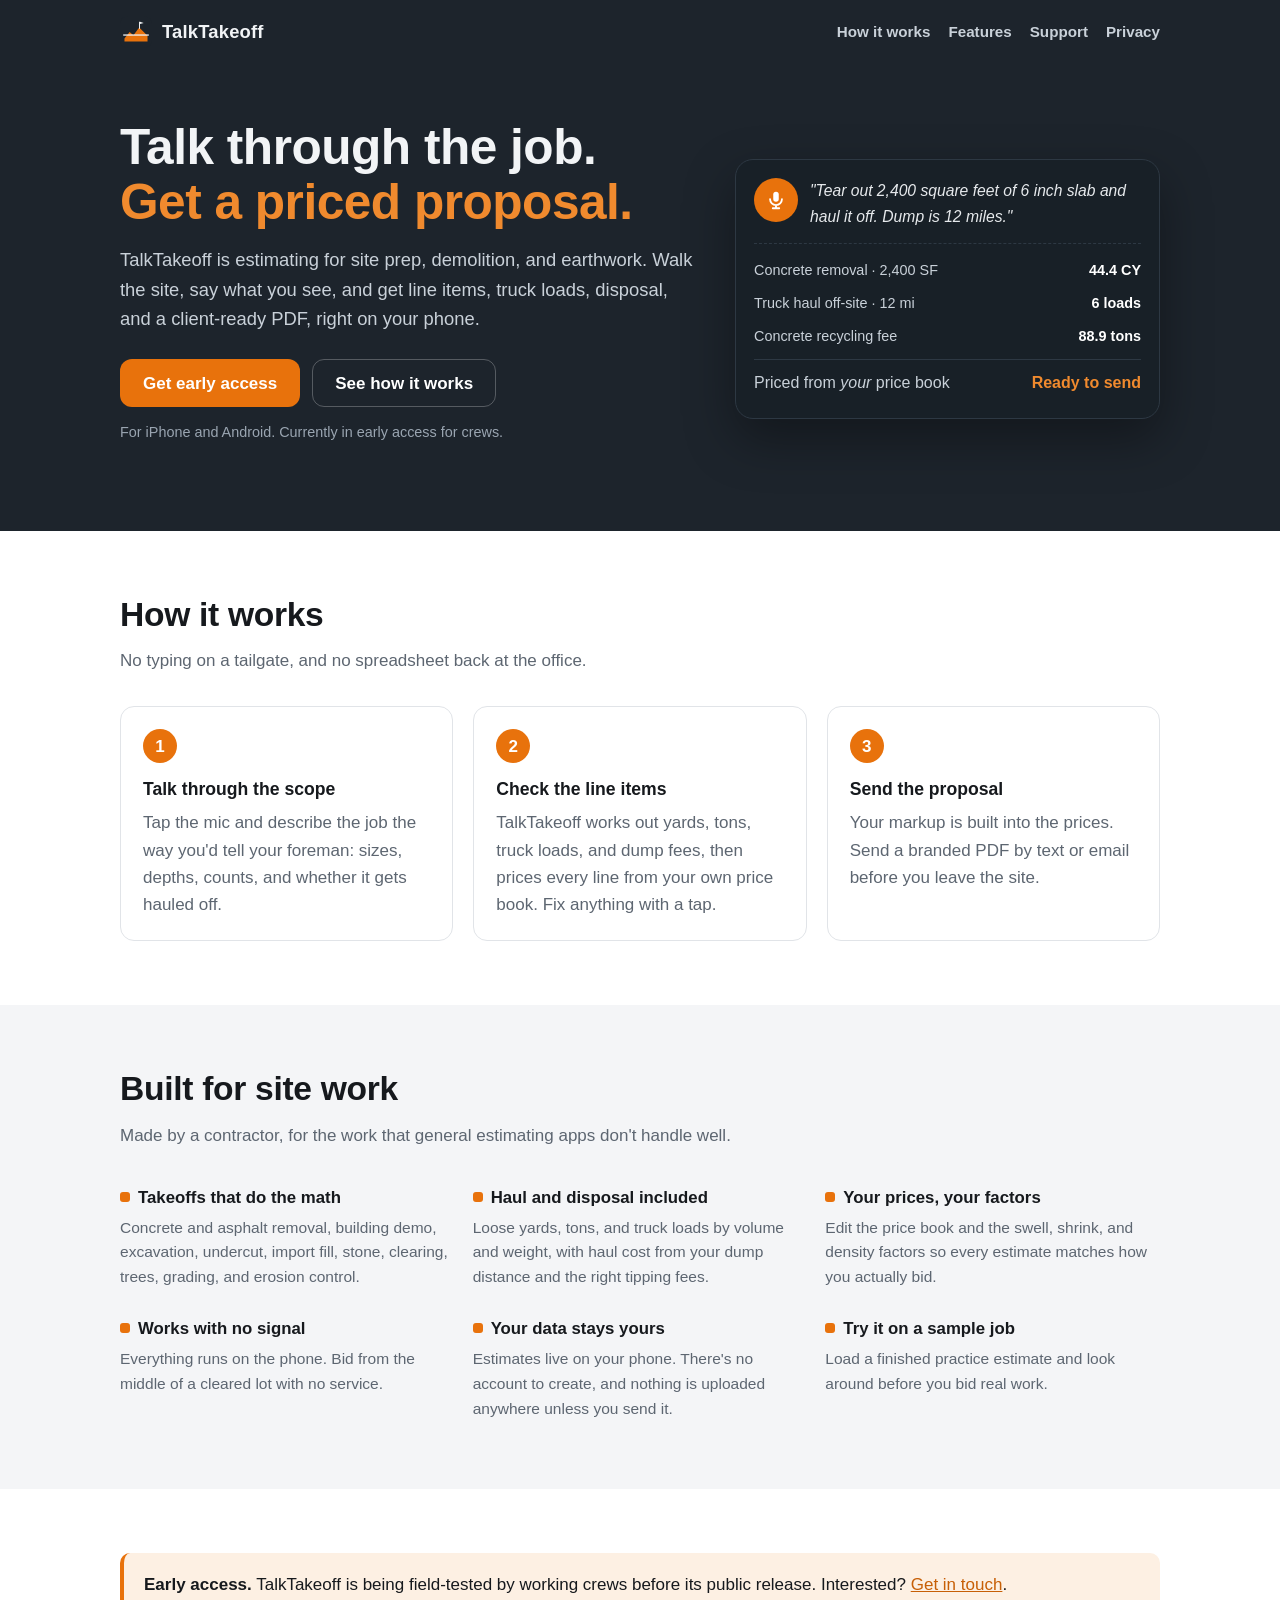
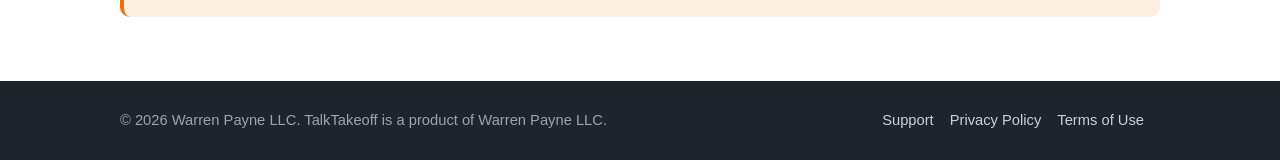
<file: index.html>
<!doctype html>
<html lang="en">
<head>
<meta charset="utf-8" />
<meta name="viewport" content="width=device-width, initial-scale=1" />
<title>TalkTakeoff: talk through the job, get a priced proposal</title>
<meta name="description" content="TalkTakeoff turns spoken job scope into priced line items, truck loads, and a client-ready proposal for site prep, demolition, and earthwork contractors. Works offline on iPhone and Android." />
<meta name="theme-color" content="#1d242c" />
<link rel="icon" href="/img/icon.svg" type="image/svg+xml" />
<link rel="icon" href="/img/icon-192.png" sizes="192x192" type="image/png" />
<link rel="apple-touch-icon" href="/img/apple-touch-icon.png" />
<link rel="canonical" href="https://talktakeoff.com/" />
<meta property="og:title" content="TalkTakeoff" />
<meta property="og:description" content="Talk through the job, get a priced proposal. Estimating for site prep, demolition, and earthwork." />
<meta property="og:type" content="website" />
<meta property="og:url" content="https://talktakeoff.com/" />
<link rel="stylesheet" href="/styles.css" />
</head>
<body>
<header class="site-head">
  <div class="wrap">
    <a class="brand" href="/"><img src="/img/icon.svg" alt="" width="32" height="32" />TalkTakeoff</a>
    <nav class="nav" aria-label="Main">
      <a href="/#how" >How it works</a>
      <a href="/#features">Features</a>
      <a href="/support.html">Support</a>
      <a href="/privacy.html">Privacy</a>
    </nav>
  </div>
</header>

<main>
  <div class="hero">
    <div class="wrap">
      <div>
        <h1>Talk through the job.<br /><span>Get a priced proposal.</span></h1>
        <p class="lead">TalkTakeoff is estimating for site prep, demolition, and earthwork. Walk the site, say what you see, and get line items, truck loads, disposal, and a client-ready PDF, right on your phone.</p>
        <div class="cta">
          <a class="btn primary" href="/support.html#early-access">Get early access</a>
          <a class="btn ghost" href="/#how">See how it works</a>
        </div>
        <p class="badge-note">For iPhone and Android. Currently in early access for crews.</p>
      </div>
      <div class="demo" aria-label="Example: a spoken scope turned into priced lines">
        <div class="say">
          <div class="mic" aria-hidden="true"><svg viewBox="0 0 24 24"><rect x="9" y="3" width="6" height="11" rx="3" fill="#fff"/><path d="M5.5 11a6.5 6.5 0 0 0 13 0M12 17.5V21M8.5 21h7" fill="none" stroke="#fff" stroke-width="2" stroke-linecap="round"/></svg></div>
          <div class="quote">"Tear out 2,400 square feet of 6 inch slab and haul it off. Dump is 12 miles."</div>
        </div>
        <div class="lines">
          <div><span>Concrete removal · 2,400 SF</span><b>44.4 CY</b></div>
          <div><span>Truck haul off-site · 12 mi</span><b>6 loads</b></div>
          <div><span>Concrete recycling fee</span><b>88.9 tons</b></div>
          <div class="total"><span>Priced from <em>your</em> price book</span><b>Ready to send</b></div>
        </div>
      </div>
    </div>
  </div>

  <section id="how">
    <div class="wrap">
      <h2>How it works</h2>
      <p class="section-lead">No typing on a tailgate, and no spreadsheet back at the office.</p>
      <div class="steps">
        <div class="step"><h3>Talk through the scope</h3><p>Tap the mic and describe the job the way you'd tell your foreman: sizes, depths, counts, and whether it gets hauled off.</p></div>
        <div class="step"><h3>Check the line items</h3><p>TalkTakeoff works out yards, tons, truck loads, and dump fees, then prices every line from your own price book. Fix anything with a tap.</p></div>
        <div class="step"><h3>Send the proposal</h3><p>Your markup is built into the prices. Send a branded PDF by text or email before you leave the site.</p></div>
      </div>
    </div>
  </section>

  <section id="features" class="soft">
    <div class="wrap">
      <h2>Built for site work</h2>
      <p class="section-lead">Made by a contractor, for the work that general estimating apps don't handle well.</p>
      <div class="features">
        <div class="feature"><h3>Takeoffs that do the math</h3><p>Concrete and asphalt removal, building demo, excavation, undercut, import fill, stone, clearing, trees, grading, and erosion control.</p></div>
        <div class="feature"><h3>Haul and disposal included</h3><p>Loose yards, tons, and truck loads by volume and weight, with haul cost from your dump distance and the right tipping fees.</p></div>
        <div class="feature"><h3>Your prices, your factors</h3><p>Edit the price book and the swell, shrink, and density factors so every estimate matches how you actually bid.</p></div>
        <div class="feature"><h3>Works with no signal</h3><p>Everything runs on the phone. Bid from the middle of a cleared lot with no service.</p></div>
        <div class="feature"><h3>Your data stays yours</h3><p>Estimates live on your phone. There's no account to create, and nothing is uploaded anywhere unless you send it.</p></div>
        <div class="feature"><h3>Try it on a sample job</h3><p>Load a finished practice estimate and look around before you bid real work.</p></div>
      </div>
    </div>
  </section>

  <section>
    <div class="wrap">
      <div class="callout"><p><strong>Early access.</strong> TalkTakeoff is being field-tested by working crews before its public release. Interested? <a href="/support.html#early-access">Get in touch</a>.</p></div>
    </div>
  </section>
</main>

<footer class="site-foot">
  <div class="wrap">
    <div>© 2026 Warren Payne LLC. TalkTakeoff is a product of Warren Payne LLC.</div>
    <div><a href="/support.html">Support</a><a href="/privacy.html">Privacy Policy</a><a href="/terms.html">Terms of Use</a></div>
  </div>
</footer>
</body>
</html>
</file>
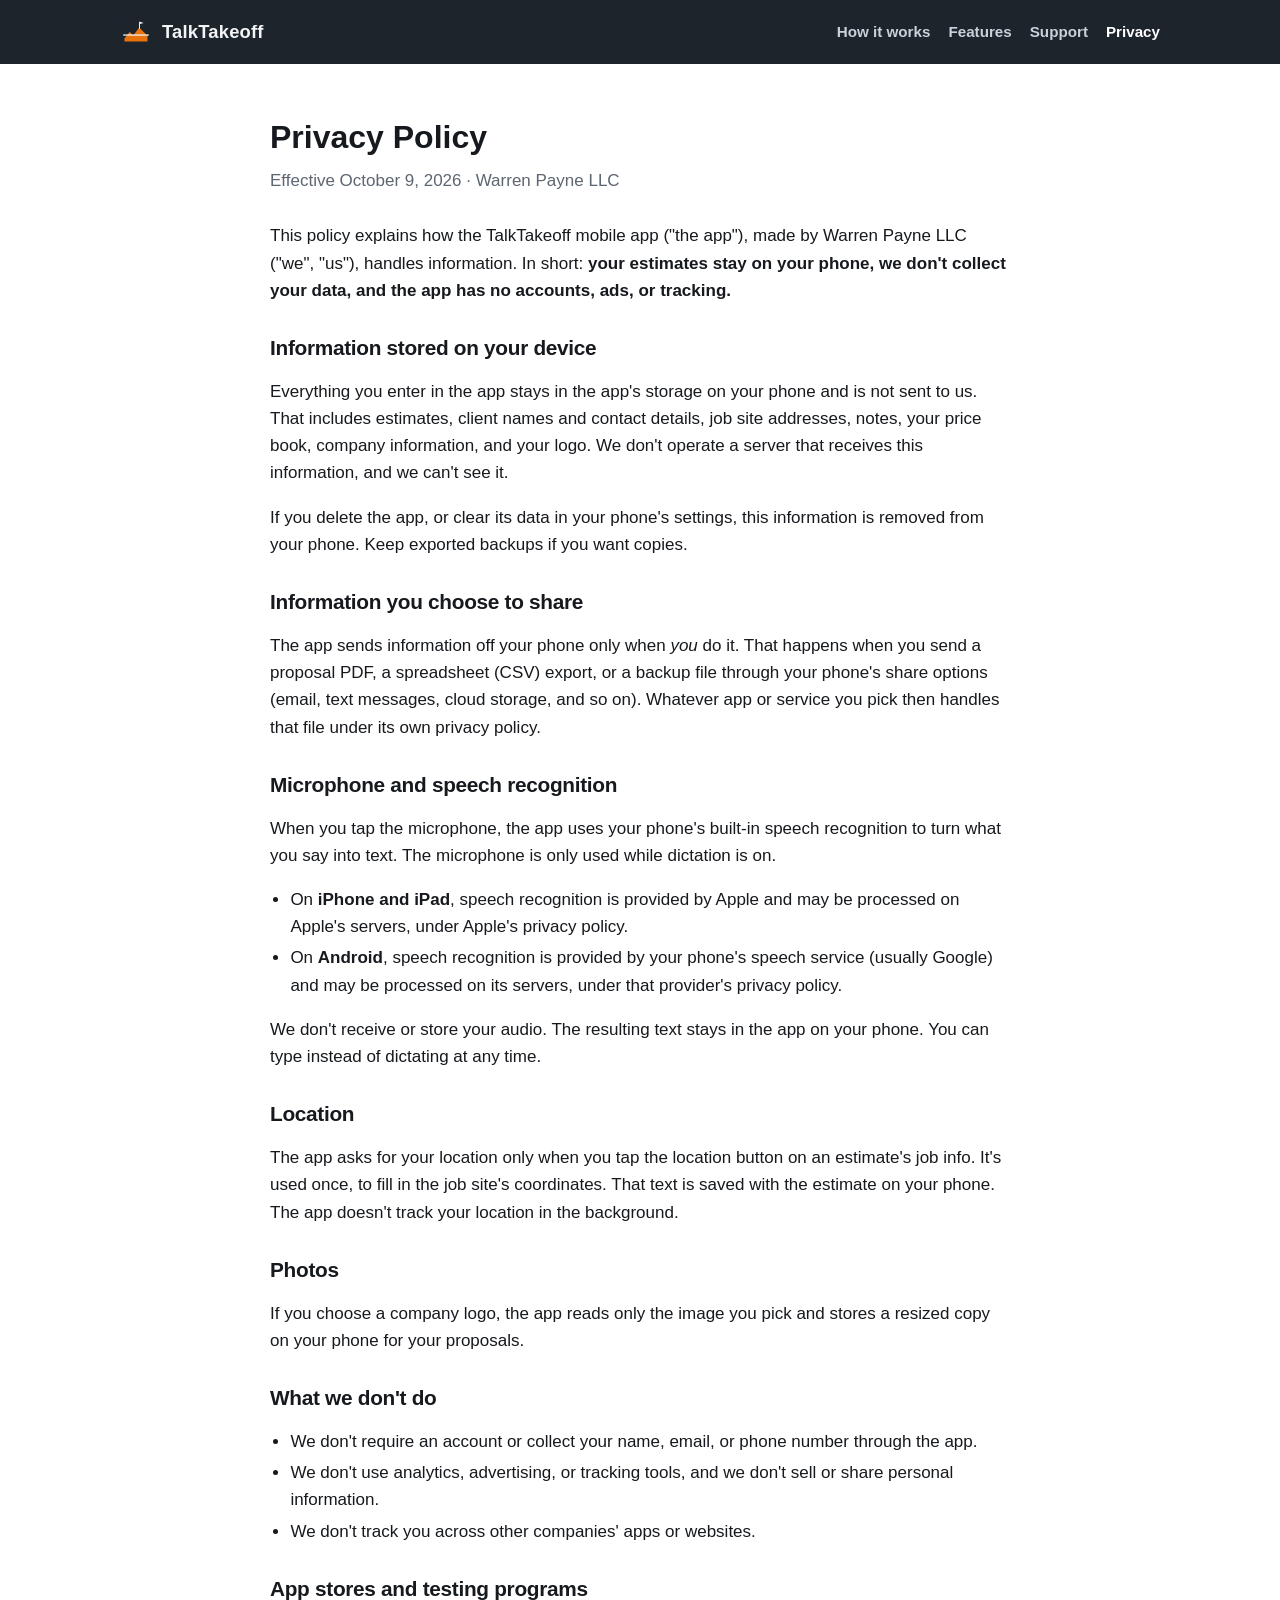
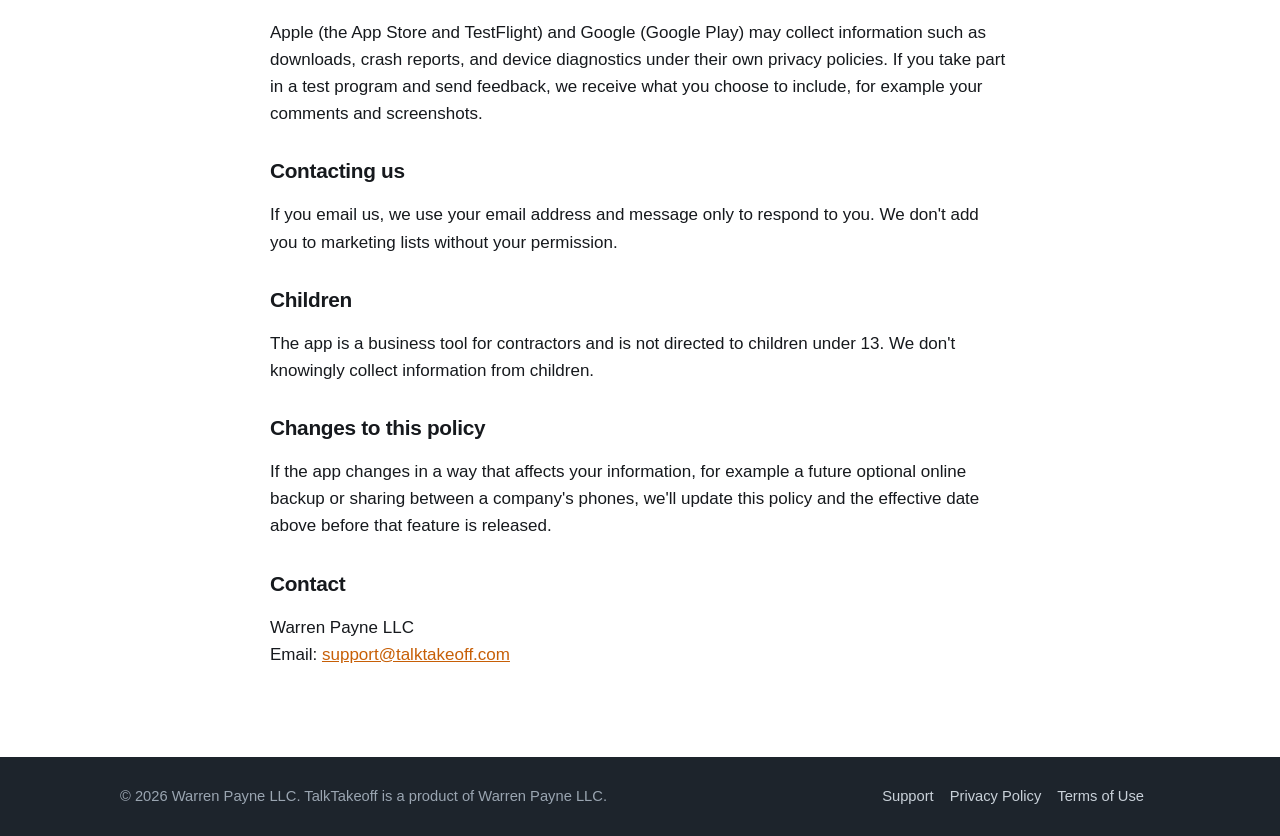
<file: privacy.html>
<!doctype html>
<html lang="en">
<head>
<meta charset="utf-8" />
<meta name="viewport" content="width=device-width, initial-scale=1" />
<title>Privacy Policy · TalkTakeoff</title>
<meta name="description" content="How the TalkTakeoff app handles your information." />
<meta name="theme-color" content="#1d242c" />
<link rel="icon" href="/img/icon.svg" type="image/svg+xml" />
<link rel="apple-touch-icon" href="/img/apple-touch-icon.png" />
<link rel="canonical" href="https://talktakeoff.com/privacy.html" />
<link rel="stylesheet" href="/styles.css" />
</head>
<body>
<header class="site-head">
  <div class="wrap">
    <a class="brand" href="/"><img src="/img/icon.svg" alt="" width="32" height="32" />TalkTakeoff</a>
    <nav class="nav" aria-label="Main">
      <a href="/#how">How it works</a>
      <a href="/#features">Features</a>
      <a href="/support.html">Support</a>
      <a href="/privacy.html" aria-current="page">Privacy</a>
    </nav>
  </div>
</header>

<main class="doc">
  <div class="wrap">
    <h1>Privacy Policy</h1>
    <p class="meta">Effective October 9, 2026 · Warren Payne LLC</p>

    <p>This policy explains how the TalkTakeoff mobile app ("the app"), made by Warren Payne LLC ("we", "us"), handles information. In short: <strong>your estimates stay on your phone, we don't collect your data, and the app has no accounts, ads, or tracking.</strong></p>

    <h2>Information stored on your device</h2>
    <p>Everything you enter in the app stays in the app's storage on your phone and is not sent to us. That includes estimates, client names and contact details, job site addresses, notes, your price book, company information, and your logo. We don't operate a server that receives this information, and we can't see it.</p>
    <p>If you delete the app, or clear its data in your phone's settings, this information is removed from your phone. Keep exported backups if you want copies.</p>

    <h2>Information you choose to share</h2>
    <p>The app sends information off your phone only when <em>you</em> do it. That happens when you send a proposal PDF, a spreadsheet (CSV) export, or a backup file through your phone's share options (email, text messages, cloud storage, and so on). Whatever app or service you pick then handles that file under its own privacy policy.</p>

    <h2>Microphone and speech recognition</h2>
    <p>When you tap the microphone, the app uses your phone's built-in speech recognition to turn what you say into text. The microphone is only used while dictation is on.</p>
    <ul>
      <li>On <strong>iPhone and iPad</strong>, speech recognition is provided by Apple and may be processed on Apple's servers, under Apple's privacy policy.</li>
      <li>On <strong>Android</strong>, speech recognition is provided by your phone's speech service (usually Google) and may be processed on its servers, under that provider's privacy policy.</li>
    </ul>
    <p>We don't receive or store your audio. The resulting text stays in the app on your phone. You can type instead of dictating at any time.</p>

    <h2>Location</h2>
    <p>The app asks for your location only when you tap the location button on an estimate's job info. It's used once, to fill in the job site's coordinates. That text is saved with the estimate on your phone. The app doesn't track your location in the background.</p>

    <h2>Photos</h2>
    <p>If you choose a company logo, the app reads only the image you pick and stores a resized copy on your phone for your proposals.</p>

    <h2>What we don't do</h2>
    <ul>
      <li>We don't require an account or collect your name, email, or phone number through the app.</li>
      <li>We don't use analytics, advertising, or tracking tools, and we don't sell or share personal information.</li>
      <li>We don't track you across other companies' apps or websites.</li>
    </ul>

    <h2>App stores and testing programs</h2>
    <p>Apple (the App Store and TestFlight) and Google (Google Play) may collect information such as downloads, crash reports, and device diagnostics under their own privacy policies. If you take part in a test program and send feedback, we receive what you choose to include, for example your comments and screenshots.</p>

    <h2>Contacting us</h2>
    <p>If you email us, we use your email address and message only to respond to you. We don't add you to marketing lists without your permission.</p>

    <h2>Children</h2>
    <p>The app is a business tool for contractors and is not directed to children under 13. We don't knowingly collect information from children.</p>

    <h2>Changes to this policy</h2>
    <p>If the app changes in a way that affects your information, for example a future optional online backup or sharing between a company's phones, we'll update this policy and the effective date above before that feature is released.</p>

    <h2>Contact</h2>
    <p>Warren Payne LLC<br />Email: <a href="mailto:support@talktakeoff.com">support@talktakeoff.com</a></p>
  </div>
</main>

<footer class="site-foot">
  <div class="wrap">
    <div>© 2026 Warren Payne LLC. TalkTakeoff is a product of Warren Payne LLC.</div>
    <div><a href="/support.html">Support</a><a href="/privacy.html">Privacy Policy</a><a href="/terms.html">Terms of Use</a></div>
  </div>
</footer>
</body>
</html>
</file>
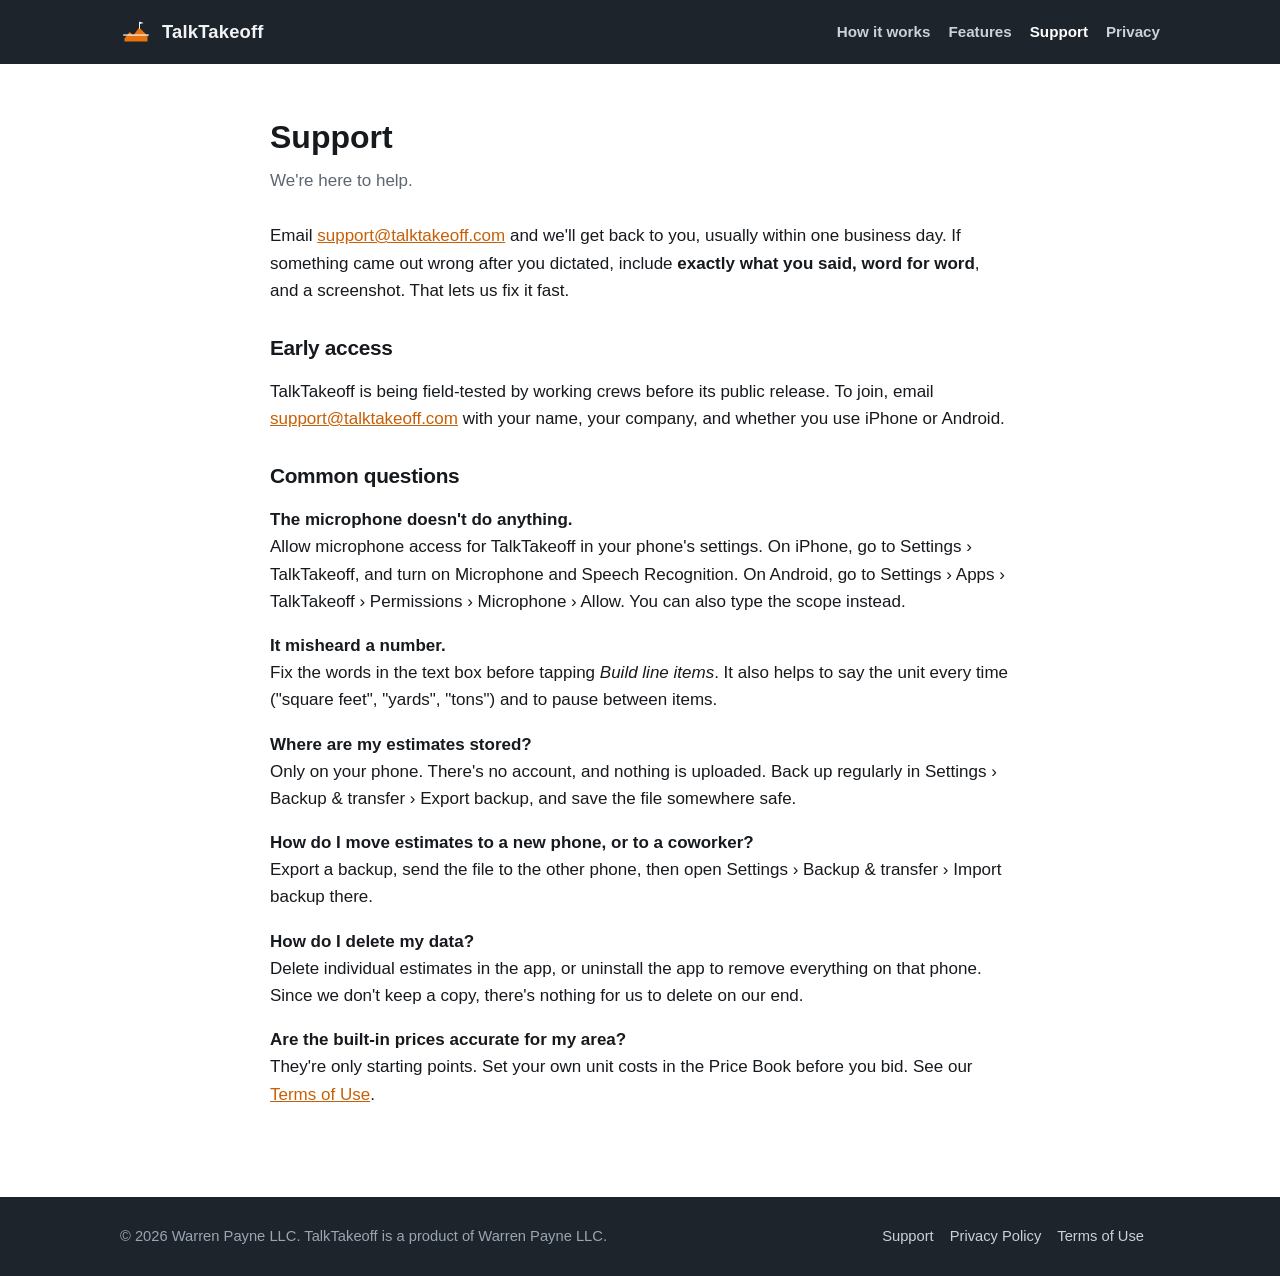
<file: support.html>
<!doctype html>
<html lang="en">
<head>
<meta charset="utf-8" />
<meta name="viewport" content="width=device-width, initial-scale=1" />
<title>Support · TalkTakeoff</title>
<meta name="description" content="Help with the TalkTakeoff app, and how to request early access." />
<meta name="theme-color" content="#1d242c" />
<link rel="icon" href="/img/icon.svg" type="image/svg+xml" />
<link rel="apple-touch-icon" href="/img/apple-touch-icon.png" />
<link rel="canonical" href="https://talktakeoff.com/support.html" />
<link rel="stylesheet" href="/styles.css" />
</head>
<body>
<header class="site-head">
  <div class="wrap">
    <a class="brand" href="/"><img src="/img/icon.svg" alt="" width="32" height="32" />TalkTakeoff</a>
    <nav class="nav" aria-label="Main">
      <a href="/#how">How it works</a>
      <a href="/#features">Features</a>
      <a href="/support.html" aria-current="page">Support</a>
      <a href="/privacy.html">Privacy</a>
    </nav>
  </div>
</header>

<main class="doc">
  <div class="wrap">
    <h1>Support</h1>
    <p class="meta">We're here to help.</p>

    <p>Email <a href="mailto:support@talktakeoff.com">support@talktakeoff.com</a> and we'll get back to you, usually within one business day. If something came out wrong after you dictated, include <strong>exactly what you said, word for word</strong>, and a screenshot. That lets us fix it fast.</p>

    <h2 id="early-access">Early access</h2>
    <p>TalkTakeoff is being field-tested by working crews before its public release. To join, email <a href="mailto:support@talktakeoff.com?subject=TalkTakeoff%20early%20access">support@talktakeoff.com</a> with your name, your company, and whether you use iPhone or Android.</p>

    <h2>Common questions</h2>

    <p><strong>The microphone doesn't do anything.</strong><br />
    Allow microphone access for TalkTakeoff in your phone's settings. On iPhone, go to Settings › TalkTakeoff, and turn on Microphone and Speech Recognition. On Android, go to Settings › Apps › TalkTakeoff › Permissions › Microphone › Allow. You can also type the scope instead.</p>

    <p><strong>It misheard a number.</strong><br />
    Fix the words in the text box before tapping <em>Build line items</em>. It also helps to say the unit every time ("square feet", "yards", "tons") and to pause between items.</p>

    <p><strong>Where are my estimates stored?</strong><br />
    Only on your phone. There's no account, and nothing is uploaded. Back up regularly in Settings › Backup &amp; transfer › Export backup, and save the file somewhere safe.</p>

    <p><strong>How do I move estimates to a new phone, or to a coworker?</strong><br />
    Export a backup, send the file to the other phone, then open Settings › Backup &amp; transfer › Import backup there.</p>

    <p><strong>How do I delete my data?</strong><br />
    Delete individual estimates in the app, or uninstall the app to remove everything on that phone. Since we don't keep a copy, there's nothing for us to delete on our end.</p>

    <p><strong>Are the built-in prices accurate for my area?</strong><br />
    They're only starting points. Set your own unit costs in the Price Book before you bid. See our <a href="/terms.html">Terms of Use</a>.</p>
  </div>
</main>

<footer class="site-foot">
  <div class="wrap">
    <div>© 2026 Warren Payne LLC. TalkTakeoff is a product of Warren Payne LLC.</div>
    <div><a href="/support.html">Support</a><a href="/privacy.html">Privacy Policy</a><a href="/terms.html">Terms of Use</a></div>
  </div>
</footer>
</body>
</html>
</file>
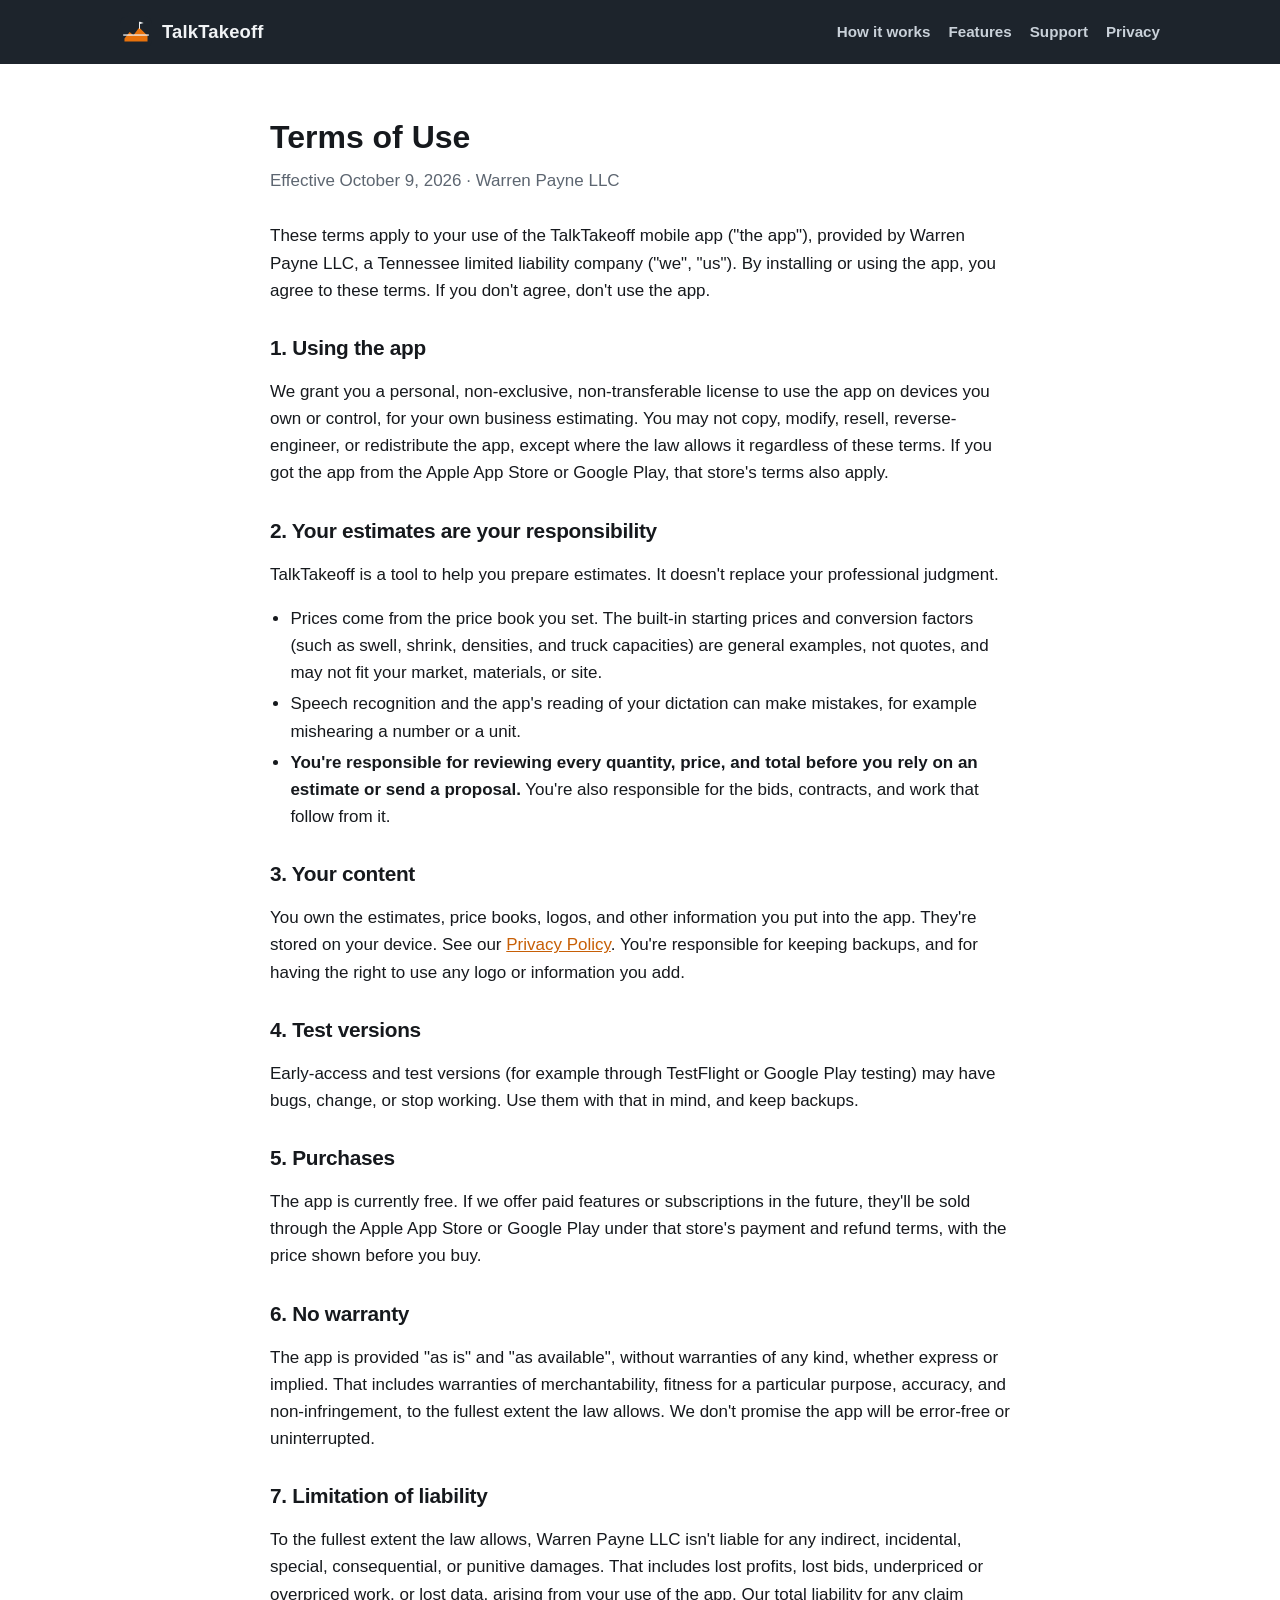
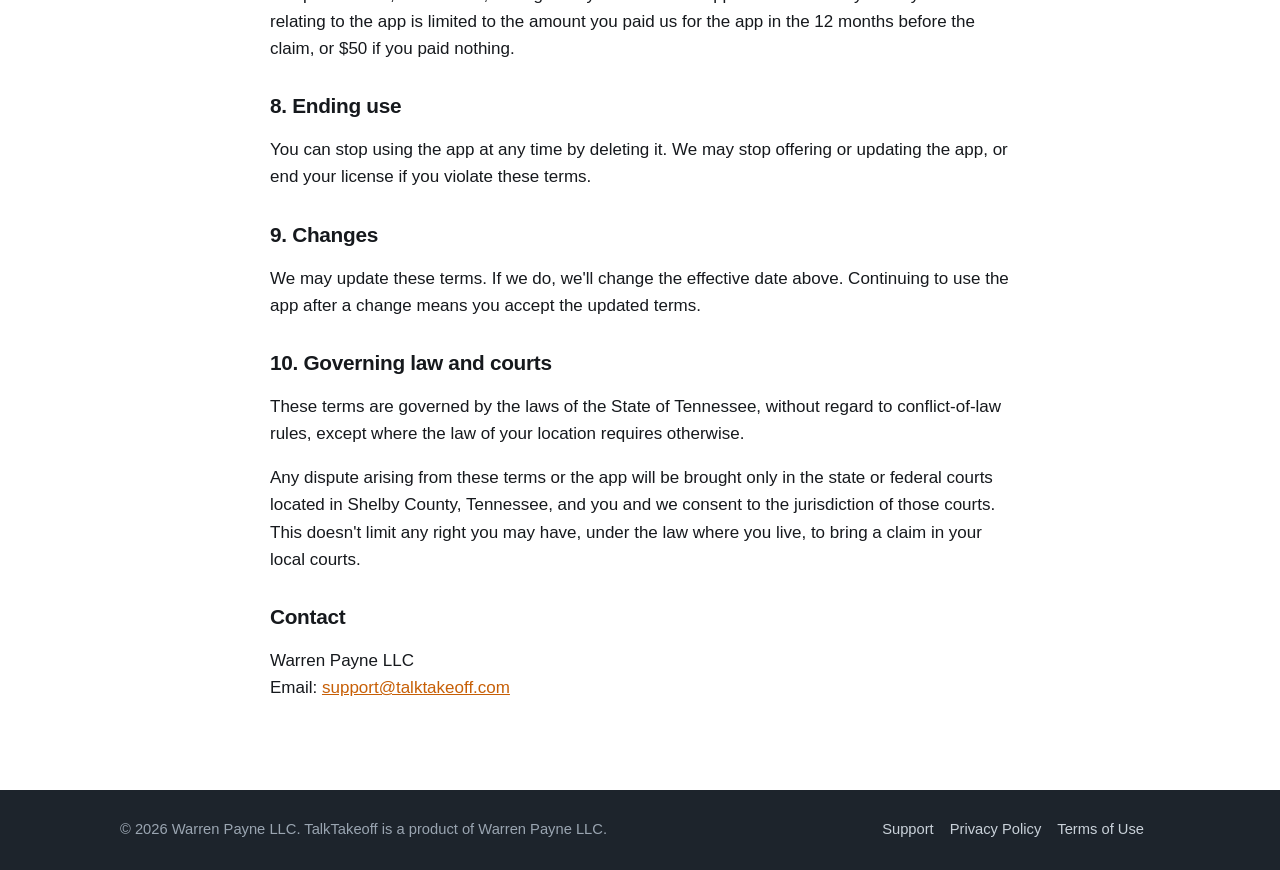
<file: terms.html>
<!doctype html>
<html lang="en">
<head>
<meta charset="utf-8" />
<meta name="viewport" content="width=device-width, initial-scale=1" />
<title>Terms of Use · TalkTakeoff</title>
<meta name="description" content="Terms of use for the TalkTakeoff app." />
<meta name="theme-color" content="#1d242c" />
<link rel="icon" href="/img/icon.svg" type="image/svg+xml" />
<link rel="apple-touch-icon" href="/img/apple-touch-icon.png" />
<link rel="canonical" href="https://talktakeoff.com/terms.html" />
<link rel="stylesheet" href="/styles.css" />
</head>
<body>
<header class="site-head">
  <div class="wrap">
    <a class="brand" href="/"><img src="/img/icon.svg" alt="" width="32" height="32" />TalkTakeoff</a>
    <nav class="nav" aria-label="Main">
      <a href="/#how">How it works</a>
      <a href="/#features">Features</a>
      <a href="/support.html">Support</a>
      <a href="/privacy.html">Privacy</a>
    </nav>
  </div>
</header>

<main class="doc">
  <div class="wrap">
    <h1>Terms of Use</h1>
    <p class="meta">Effective October 9, 2026 · Warren Payne LLC</p>

    <p>These terms apply to your use of the TalkTakeoff mobile app ("the app"), provided by Warren Payne LLC, a Tennessee limited liability company ("we", "us"). By installing or using the app, you agree to these terms. If you don't agree, don't use the app.</p>

    <h2>1. Using the app</h2>
    <p>We grant you a personal, non-exclusive, non-transferable license to use the app on devices you own or control, for your own business estimating. You may not copy, modify, resell, reverse-engineer, or redistribute the app, except where the law allows it regardless of these terms. If you got the app from the Apple App Store or Google Play, that store's terms also apply.</p>

    <h2>2. Your estimates are your responsibility</h2>
    <p>TalkTakeoff is a tool to help you prepare estimates. It doesn't replace your professional judgment.</p>
    <ul>
      <li>Prices come from the price book you set. The built-in starting prices and conversion factors (such as swell, shrink, densities, and truck capacities) are general examples, not quotes, and may not fit your market, materials, or site.</li>
      <li>Speech recognition and the app's reading of your dictation can make mistakes, for example mishearing a number or a unit.</li>
      <li><strong>You're responsible for reviewing every quantity, price, and total before you rely on an estimate or send a proposal.</strong> You're also responsible for the bids, contracts, and work that follow from it.</li>
    </ul>

    <h2>3. Your content</h2>
    <p>You own the estimates, price books, logos, and other information you put into the app. They're stored on your device. See our <a href="/privacy.html">Privacy Policy</a>. You're responsible for keeping backups, and for having the right to use any logo or information you add.</p>

    <h2>4. Test versions</h2>
    <p>Early-access and test versions (for example through TestFlight or Google Play testing) may have bugs, change, or stop working. Use them with that in mind, and keep backups.</p>

    <h2>5. Purchases</h2>
    <p>The app is currently free. If we offer paid features or subscriptions in the future, they'll be sold through the Apple App Store or Google Play under that store's payment and refund terms, with the price shown before you buy.</p>

    <h2>6. No warranty</h2>
    <p>The app is provided "as is" and "as available", without warranties of any kind, whether express or implied. That includes warranties of merchantability, fitness for a particular purpose, accuracy, and non-infringement, to the fullest extent the law allows. We don't promise the app will be error-free or uninterrupted.</p>

    <h2>7. Limitation of liability</h2>
    <p>To the fullest extent the law allows, Warren Payne LLC isn't liable for any indirect, incidental, special, consequential, or punitive damages. That includes lost profits, lost bids, underpriced or overpriced work, or lost data, arising from your use of the app. Our total liability for any claim relating to the app is limited to the amount you paid us for the app in the 12 months before the claim, or $50 if you paid nothing.</p>

    <h2>8. Ending use</h2>
    <p>You can stop using the app at any time by deleting it. We may stop offering or updating the app, or end your license if you violate these terms.</p>

    <h2>9. Changes</h2>
    <p>We may update these terms. If we do, we'll change the effective date above. Continuing to use the app after a change means you accept the updated terms.</p>

    <h2>10. Governing law and courts</h2>
    <p>These terms are governed by the laws of the State of Tennessee, without regard to conflict-of-law rules, except where the law of your location requires otherwise.</p>
    <p>Any dispute arising from these terms or the app will be brought only in the state or federal courts located in Shelby County, Tennessee, and you and we consent to the jurisdiction of those courts. This doesn't limit any right you may have, under the law where you live, to bring a claim in your local courts.</p>

    <h2>Contact</h2>
    <p>Warren Payne LLC<br />Email: <a href="mailto:support@talktakeoff.com">support@talktakeoff.com</a></p>
  </div>
</main>

<footer class="site-foot">
  <div class="wrap">
    <div>© 2026 Warren Payne LLC. TalkTakeoff is a product of Warren Payne LLC.</div>
    <div><a href="/support.html">Support</a><a href="/privacy.html">Privacy Policy</a><a href="/terms.html">Terms of Use</a></div>
  </div>
</footer>
</body>
</html>
</file>
<file: styles.css>
/* TalkTakeoff website. Plain CSS, no build step. Brand: site-work orange on slate. */
:root {
  --bg: #ffffff;
  --bg-soft: #f4f5f7;
  --ink: #16191d;
  --muted: #5d6671;
  --line: #e1e4e8;
  --chrome: #1d242c;
  --chrome-ink: #f2f4f6;
  --accent: #e8720c;
  --accent-strong: #c75f06;
  --accent-soft: #fdf0e3;
  --radius: 14px;
  --max: 1080px;
  --font: -apple-system, BlinkMacSystemFont, "Segoe UI", Roboto, "Helvetica Neue", Arial, sans-serif;
  color-scheme: light;
}
@media (prefers-color-scheme: dark) {
  :root {
    --bg: #0f1317;
    --bg-soft: #182027;
    --ink: #eef1f4;
    --muted: #9aa5b1;
    --line: #2d3843;
    --chrome: #12181e;
    --accent: #f08a2e;
    --accent-strong: #ff9d45;
    --accent-soft: #2c1d10;
    color-scheme: dark;
  }
}

* { box-sizing: border-box; }
html { -webkit-text-size-adjust: 100%; }
body { margin: 0; background: var(--bg); color: var(--ink); font-family: var(--font); font-size: 17px; line-height: 1.6; }
img, svg { max-width: 100%; }
a { color: var(--accent-strong); }
@media (prefers-color-scheme: dark) { a { color: var(--accent); } }
:focus-visible { outline: 3px solid var(--accent); outline-offset: 2px; }
.wrap { max-width: var(--max); margin: 0 auto; padding: 0 20px; }

/* header */
.site-head { background: var(--chrome); color: var(--chrome-ink); position: sticky; top: 0; z-index: 10; }
.site-head .wrap { display: flex; align-items: center; justify-content: space-between; gap: 16px; min-height: 64px; flex-wrap: wrap; }
.brand { display: flex; align-items: center; gap: 10px; color: inherit; text-decoration: none; font-weight: 800; font-size: 1.15rem; letter-spacing: .2px; }
.brand img { width: 32px; height: 32px; border-radius: 8px; }
.nav { display: flex; gap: 18px; flex-wrap: wrap; }
.nav a { color: #c9d1d9; text-decoration: none; font-size: .95rem; font-weight: 600; }
.nav a:hover, .nav a[aria-current="page"] { color: #ffffff; }

/* hero */
.hero { background: var(--chrome); color: var(--chrome-ink); padding: 56px 0 72px; }
.hero .wrap { display: grid; grid-template-columns: 1.15fr .85fr; gap: 40px; align-items: center; }
.hero h1 { font-size: clamp(2rem, 4.5vw, 3.1rem); line-height: 1.1; margin: 0 0 16px; letter-spacing: -.5px; }
.hero h1 span { color: #f08a2e; }
.hero p.lead { font-size: 1.15rem; color: #c9d1d9; margin: 0 0 26px; max-width: 34em; }
.cta { display: flex; gap: 12px; flex-wrap: wrap; }
.btn { display: inline-flex; align-items: center; justify-content: center; min-height: 48px; padding: 0 22px; border-radius: 12px; font-weight: 700; text-decoration: none; border: 1px solid transparent; }
.btn.primary { background: var(--accent); color: #fff; }
.btn.primary:hover { background: var(--accent-strong); }
.btn.ghost { border-color: rgba(255,255,255,.25); color: #fff; }
.badge-note { margin-top: 14px; font-size: .9rem; color: #9aa5b1; }

/* "dictation" demo card */
.demo { background: #182027; border: 1px solid #2d3843; border-radius: 18px; padding: 18px; box-shadow: 0 20px 50px rgba(0,0,0,.35); }
.demo .say { display: flex; gap: 12px; align-items: flex-start; margin-bottom: 14px; }
.mic { flex: none; width: 44px; height: 44px; border-radius: 50%; background: var(--accent); display: grid; place-items: center; }
.mic svg { width: 22px; height: 22px; }
.quote { font-style: italic; color: #e6e9ec; font-size: .98rem; }
.lines { border-top: 1px dashed #2d3843; padding-top: 10px; font-size: .9rem; }
.lines div { display: flex; justify-content: space-between; gap: 12px; padding: 5px 0; color: #c9d1d9; }
.lines b { color: #fff; font-variant-numeric: tabular-nums; white-space: nowrap; }
.lines .total { border-top: 1px solid #2d3843; margin-top: 6px; padding-top: 10px; font-size: 1rem; }
.lines .total b { color: #f08a2e; }

/* sections */
section { padding: 64px 0; }
section.soft { background: var(--bg-soft); }
h2 { font-size: clamp(1.6rem, 3vw, 2.1rem); line-height: 1.2; margin: 0 0 12px; letter-spacing: -.3px; }
.section-lead { color: var(--muted); max-width: 40em; margin: 0 0 32px; }
.steps { display: grid; grid-template-columns: repeat(3, 1fr); gap: 20px; counter-reset: step; }
.step { background: var(--bg); border: 1px solid var(--line); border-radius: var(--radius); padding: 22px; }
section.soft .step { background: var(--bg); }
.step::before { counter-increment: step; content: counter(step); display: grid; place-items: center; width: 34px; height: 34px; border-radius: 50%; background: var(--accent); color: #fff; font-weight: 800; margin-bottom: 12px; }
.step h3 { margin: 0 0 6px; font-size: 1.1rem; }
.step p { margin: 0; color: var(--muted); }
.features { display: grid; grid-template-columns: repeat(3, 1fr); gap: 18px; }
.feature { padding: 4px 0; }
.feature h3 { margin: 0 0 4px; font-size: 1.05rem; }
.feature h3::before { content: ""; display: inline-block; width: 10px; height: 10px; border-radius: 3px; background: var(--accent); margin-right: 8px; vertical-align: 1px; }
.feature p { margin: 0; color: var(--muted); font-size: .97rem; }
.callout { background: var(--accent-soft); border-left: 4px solid var(--accent); border-radius: 10px; padding: 18px 20px; }
.callout p { margin: 0; }

/* document pages */
.doc { padding: 48px 0 72px; }
.doc .wrap { max-width: 780px; }
.doc h1 { font-size: 2rem; margin: 0 0 4px; }
.doc .meta { color: var(--muted); margin: 0 0 28px; }
.doc h2 { font-size: 1.3rem; margin: 32px 0 8px; }
.doc ul { padding-left: 1.2em; }
.doc li { margin: 4px 0; }

/* footer */
.site-foot { background: var(--chrome); color: #9aa5b1; padding: 28px 0; font-size: .92rem; }
.site-foot .wrap { display: flex; justify-content: space-between; gap: 16px; flex-wrap: wrap; }
.site-foot a { color: #c9d1d9; text-decoration: none; margin-right: 16px; }
.site-foot a:hover { color: #fff; }

@media (max-width: 860px) {
  .site-head { position: static; }
  .hero .wrap { grid-template-columns: 1fr; }
  .steps, .features { grid-template-columns: 1fr; }
  .hero { padding: 40px 0 52px; }
  section { padding: 48px 0; }
}
</file>
